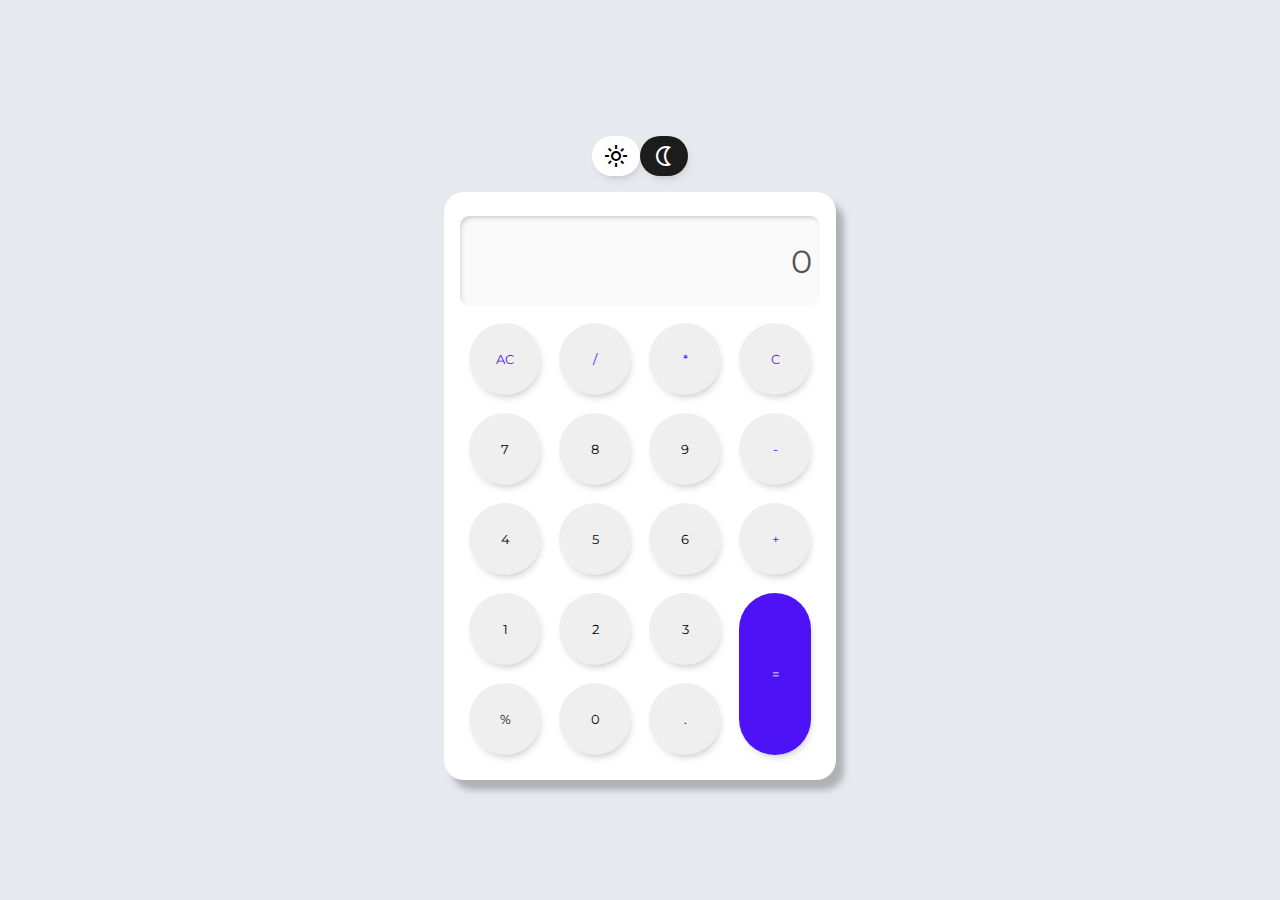
<file: page/Calculator/index.html>
<!DOCTYPE html>
<html lang="en">
  <head>
    <meta charset="UTF-8" />
    <meta name="viewport" content="width=device-width, initial-scale=1.0" />
    <title>Calculator</title>
    <link rel="stylesheet" href="styles.css" />
    <link rel="preconnect" href="https://fonts.googleapis.com" />
    <link rel="preconnect" href="https://fonts.gstatic.com" crossorigin />
    <link
      href="https://fonts.googleapis.com/css2?family=Montserrat:wght@500&display=swap"
      rel="stylesheet"
    />
    <link
      rel="stylesheet"
      href="https://fonts.googleapis.com/css2?family=Material+Symbols+Outlined:opsz,wght,FILL,GRAD@24,400,0,0"
    />
  </head>
  <body>
    <div class="container">
      <div class="theme">
        <div class="btnTheme">
          <button id="themeLight" onclick="changeTheme('light')" class="light">
            <span class="material-symbols-outlined"> light_mode </span>
          </button>
          <button id="themeDark" class="dark" onclick="changeTheme('dark')">
            <span class="material-symbols-outlined"> nightlight </span>
          </button>
        </div>
      </div>
      <div class="calculator light">
        <input type="text" class="inset" value="0" id="displayCalc" disabled />
        <div class="buttons">
          <button onclick="clearDisplay()" class="text-color offset">AC</button>
          <button onclick="appendValue('/')" class="text-color offset">
            /
          </button>
          <button onclick="appendValue('*')" class="text-color offset">
            *
          </button>
          <button onclick="clearLastCharacter()" class="text-color offset">
            C
          </button>
          <button onclick="appendValue('7')" class="offset">7</button>
          <button onclick="appendValue('8')" class="offset">8</button>
          <button onclick="appendValue('9')" class="offset">9</button>
          <button onclick="appendValue('-')" class="text-color offset">
            -
          </button>
          <button onclick="appendValue('4')" class="offset">4</button>
          <button onclick="appendValue('5')" class="offset">5</button>
          <button onclick="appendValue('6')" class="offset">6</button>
          <button onclick="appendValue('+')" class="text-color offset">
            +
          </button>
          <button onclick="appendValue('1')" class="offset">1</button>
          <button onclick="appendValue('2')" class="offset">2</button>
          <button onclick="appendValue('3')" class="offset">3</button>
          <button onclick="calculateResult()" class="offset bg-blue" id="equal">
            =
          </button>
          <button onclick="percent()" class="offset">%</button>
          <button onclick="appendValue('0')" class="offset">0</button>
          <button onclick="appendValue('.')" class="offset">.</button>
        </div>
      </div>
    </div>
    <script src="index.js"></script>
  </body>
</html>
</file>
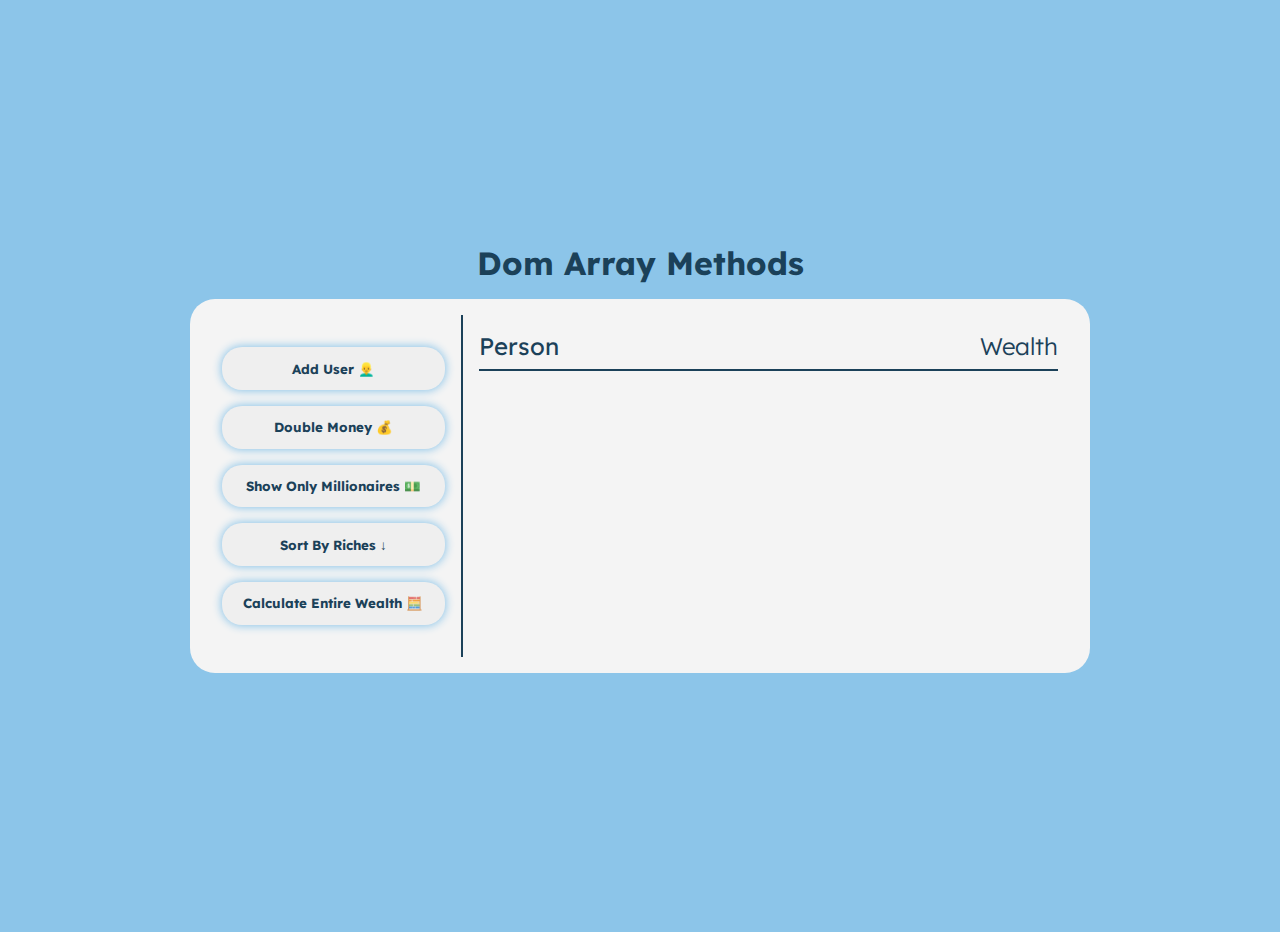
<file: page/DomArrayMethods/index.html>
<!DOCTYPE html>
<html lang="en">
  <head>
    <meta charset="UTF-8" />
    <meta name="viewport" content="width=device-width, initial-scale=1.0" />
    <title>Dom Array Methods</title>
    <link rel="stylesheet" href="styles.css" />
  </head>
  <body>
    <h1>Dom Array Methods</h1>
    <div class="container">
      <aside>
        <button id="add_user">Add User 👱‍♂️</button>
        <button id="double">Double Money 💰</button>
        <button id="show_millionaires">Show Only Millionaires 💵</button>
        <button id="sort">Sort By Riches <span id="sortOrder">↓</span></button>
        <button id="calculate_wealth">Calculate Entire Wealth 🧮</button>
      </aside>
      <main id="main">
        <h2><strong>Person</strong> Wealth</h2>
      </main>
    </div>
    <script src="script.js"></script>
  </body>
</html>
</file>
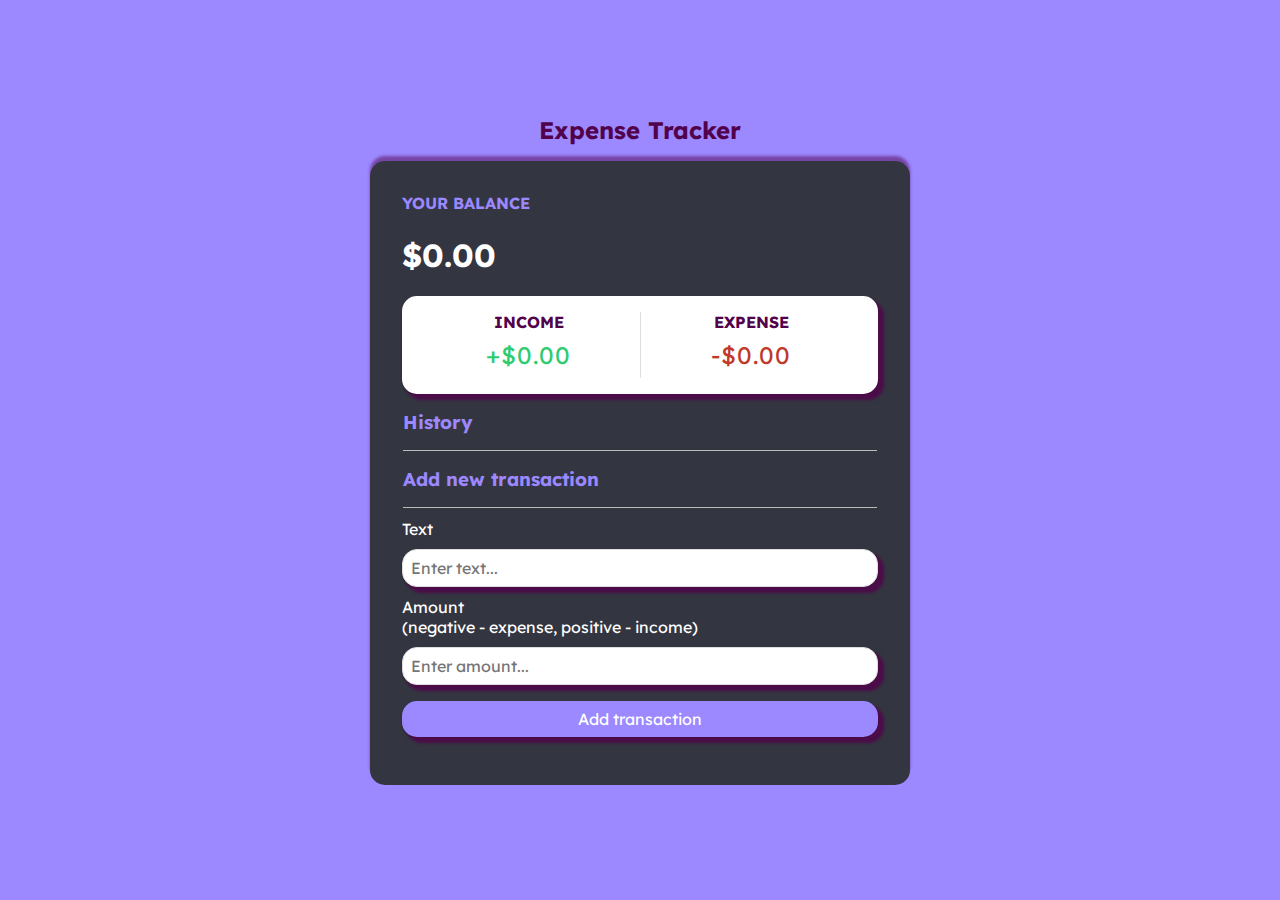
<file: page/ExpenseTracker/index.html>
<!DOCTYPE html>
<html lang="en">
  <head>
    <meta charset="UTF-8" />
    <meta name="viewport" content="width=device-width, initial-scale=1.0" />
    <title>Expense Tracker</title>
    <link rel="stylesheet" href="style.css" />
  </head>
  <body>
    <h2>Expense Tracker</h2>
    <div class="container">
      <h4>Your Balance</h4>
      <h1 id="balance">$0.00</h1>
      <div class="inc-exp-container">
        <div>
          <h4>Income</h4>
          <p id="money-plus" class="money plus">+$0.00</p>
        </div>
        <div>
          <h4>Expense</h4>
          <p id="money-minus" class="money minus">-$0.00</p>
        </div>
      </div>
      <h3>History</h3>
      <ul id="list" class="list">
        <!-- <li class="minus">
          Cash <span>-$400</span><button class="delete-btn">x</button>
        </li> -->
      </ul>

      <h3>Add new transaction</h3>
      <form id="form">
        <div class="form-control">
          <label for="text">Text</label>
          <input type="text" id="text" placeholder="Enter text..." />
        </div>
        <div class="form-control">
          <label for="amount"
            >Amount <br />
            (negative - expense, positive - income)</label
          >
          <input type="number" id="amount" placeholder="Enter amount..." />
        </div>
        <button class="btn">Add transaction</button>
      </form>
    </div>
    <script src="script.js"></script>
  </body>
</html>
</file>
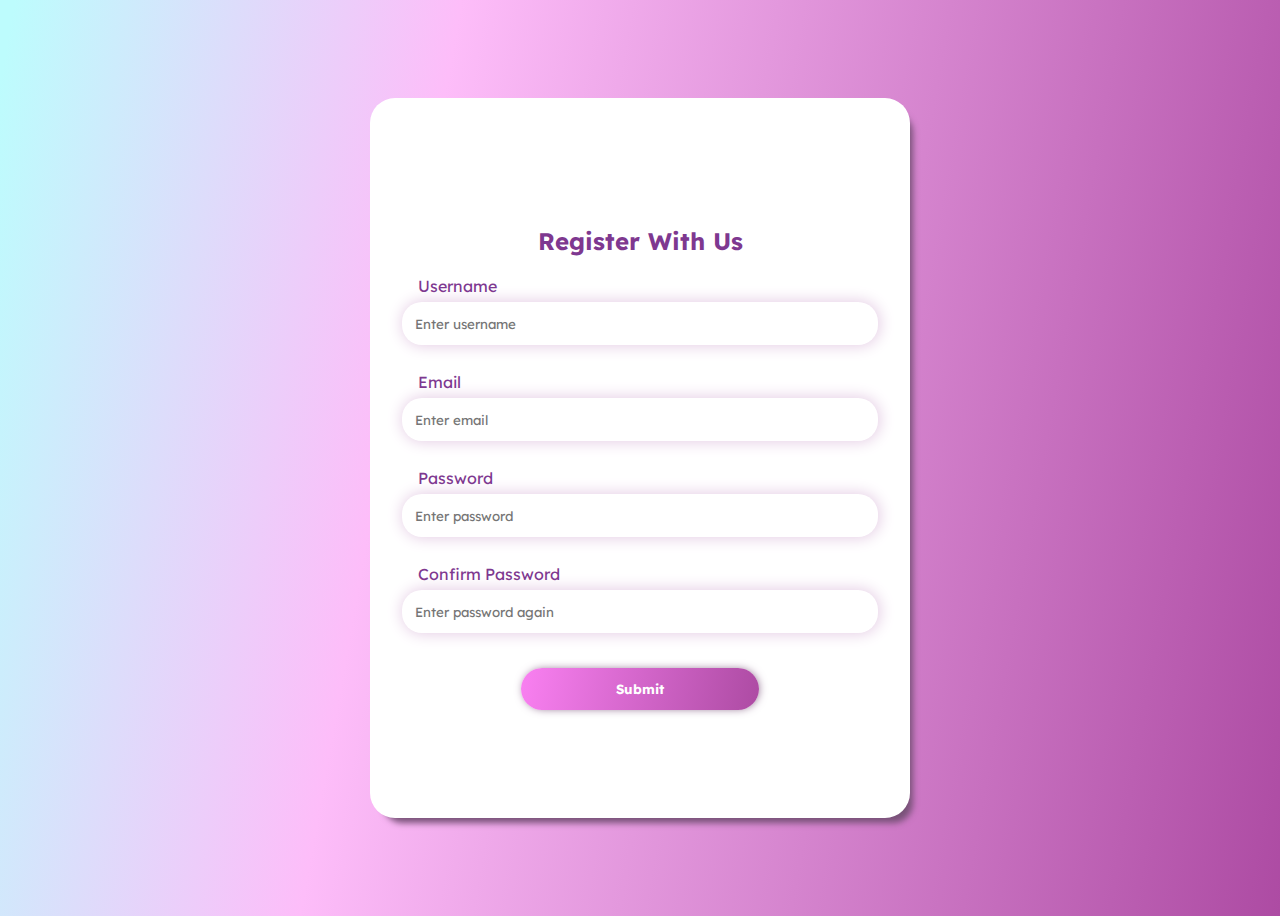
<file: page/FormValidator/index.html>
<!DOCTYPE html>
<html lang="en">
  <head>
    <meta charset="UTF-8" />
    <meta name="viewport" content="width=device-width, initial-scale=1.0" />
    <title>Form Validator</title>
    <link rel="stylesheet" href="styles.css" />
  </head>
  <body>
    <div class="container">
      <form id="form" class="form">
        <h2>Register With Us</h2>
        <div class="form-control">
          <label for="username">Username</label>
          <input type="text" id="username" placeholder="Enter username" />
          <small>Error Message</small>
        </div>
        <div class="form-control">
          <label for="email">Email</label>
          <input type="email" id="email" placeholder="Enter email" />
          <small>Error Message</small>
        </div>
        <div class="form-control">
          <label for="password">Password</label>
          <input type="password" id="password" placeholder="Enter password" />
          <small class="error">Error Message</small>
        </div>
        <div class="form-control">
          <label for="password2">Confirm Password</label>
          <input
            type="password"
            id="password2"
            placeholder="Enter password again"
          />
          <small>Error Message</small>
        </div>
        <div class="submit">
          <button type="submit">Submit</button>
        </div>
      </form>
    </div>
    <script src="script.js"></script>
  </body>
</html>
</file>
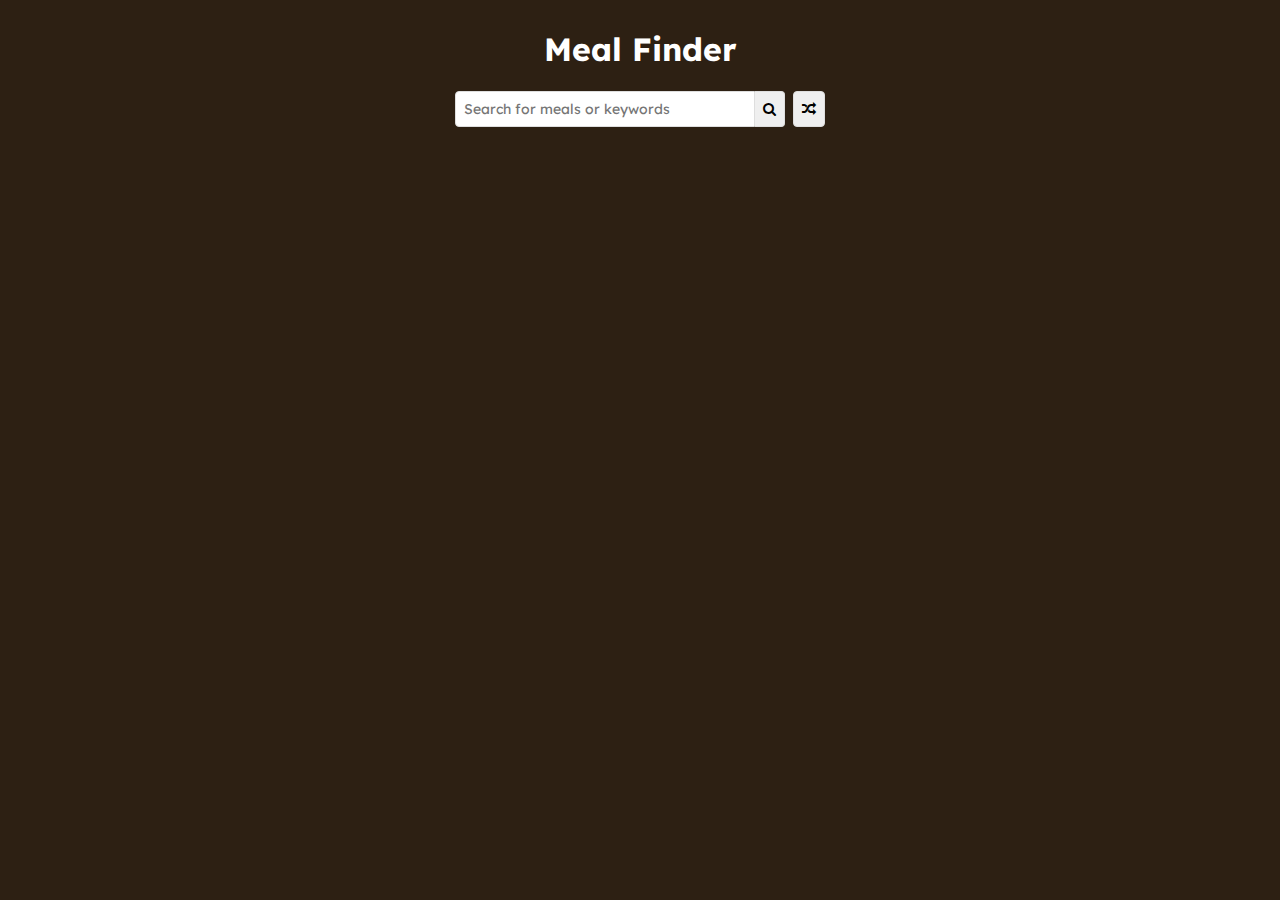
<file: page/MealFinder/index.html>
<!DOCTYPE html>
<html lang="en">
  <head>
    <meta charset="UTF-8" />
    <meta name="viewport" content="width=device-width, initial-scale=1.0" />
    <title>Meal FInder</title>
    <link rel="stylesheet" href="style.css" />
    <link
      rel="stylesheet"
      href="https://cdnjs.cloudflare.com/ajax/libs/font-awesome/4.7.0/css/font-awesome.css"
    />
  </head>
  <body>
    <div class="container">
      <h1>Meal Finder</h1>
      <div class="flex">
        <form class="flex" id="submit">
          <input
            type="text"
            placeholder="Search for meals or keywords"
            id="search"
          />
          <button type="submit" class="search-btn">
            <i class="fa fa-search"></i>
          </button>
        </form>
        <button class="random-btn" id="random">
          <i class="fa fa-random"></i>
        </button>
      </div>
      <div id="result-heading"></div>
      <div id="meals" class="meals"></div>
      <div id="single-meal"></div>
    </div>
    <script src="script.js"></script>
  </body>
</html>
</file>
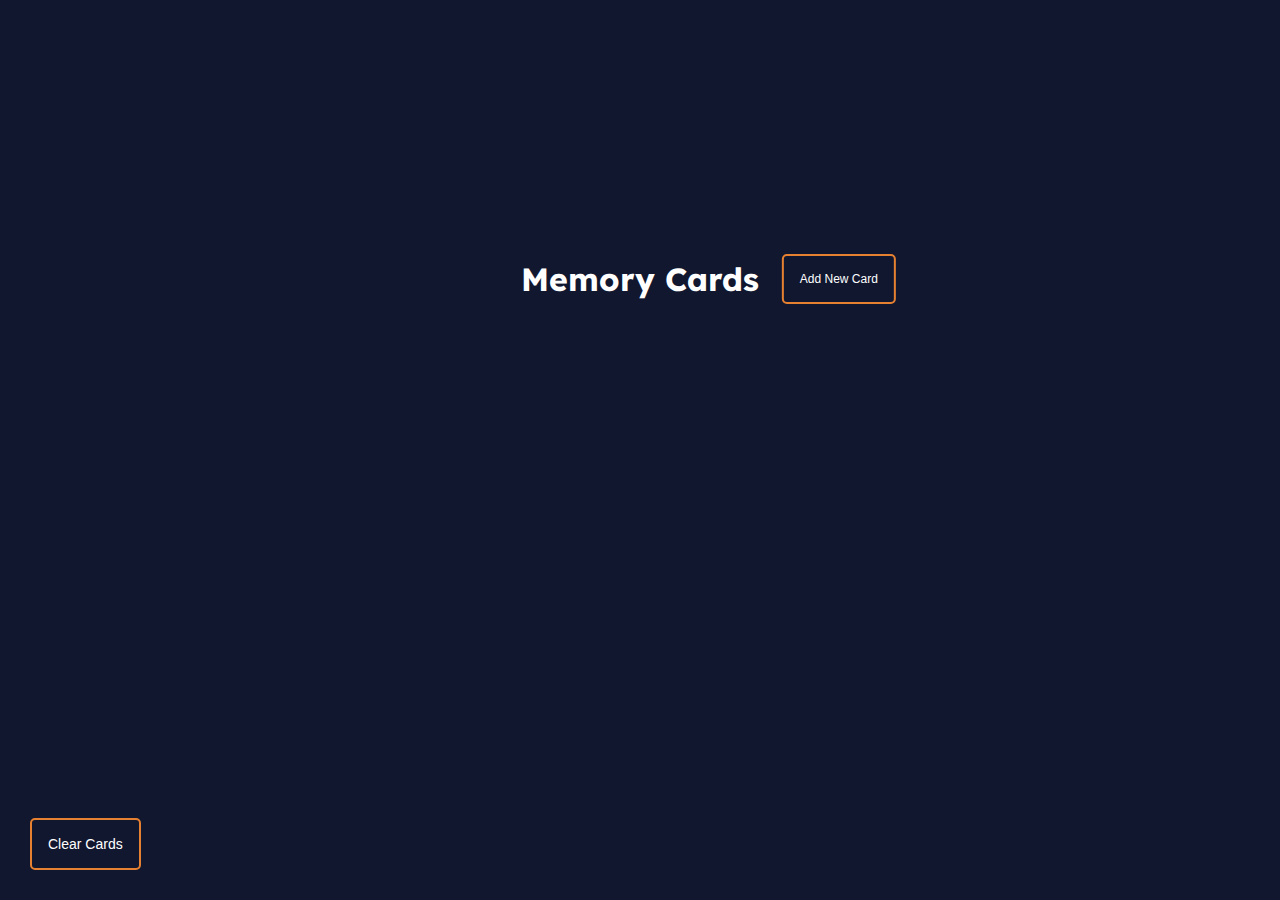
<file: page/QuizApp/index.html>
<!DOCTYPE html>
<html lang="en">
  <head>
    <meta charset="UTF-8" />
    <meta name="viewport" content="width=device-width, initial-scale=1.0" />
    <meta http-equiv="X-UA-Compatible" content="ie=edge" />
    <link
      rel="stylesheet"
      href="https://cdnjs.cloudflare.com/ajax/libs/font-awesome/5.11.2/css/all.min.css"
      integrity="sha256-+N4/V/SbAFiW1MPBCXnfnP9QSN3+Keu+NlB+0ev/YKQ="
      crossorigin="anonymous"
    />
    <link rel="stylesheet" href="style.css" />
    <title>Memory Cards</title>
  </head>
  <body>
    <button id="clear" class="clear btn">
      <i class="fas fa-trash"></i> Clear Cards
    </button>

    <h1>
      Memory Cards
      <button id="show" class="btn btn-small">
        <i class="fas fa-plus"></i> Add New Card
      </button>
    </h1>

    <div id="cards-container" class="cards">
      <!-- <div class="card active">
        <div class="inner-card">
          <div class="inner-card-front">
            <p>What is PHP?</p>
          </div>
          <div class="inner-card-back">
            <p>A programming language</p>
          </div>
        </div>
      </div> -->
    </div>

    <div class="navigation">
      <button id="prev" class="nav-button">
        <i class="fas fa-arrow-left"></i>
      </button>

      <p id="current"></p>

      <button id="next" class="nav-button">
        <i class="fas fa-arrow-right"></i>
      </button>
    </div>

    <div id="add-container" class="add-container">
      <h1>
        Add New Card
        <button id="hide" class="btn btn-small btn-ghost">
          <i class="fas fa-times"></i>
        </button>
      </h1>

      <div class="form-group">
        <label for="question">Question</label>
        <textarea id="question" placeholder="Enter question..."></textarea>
      </div>

      <div class="form-group">
        <label for="answer">Answer</label>
        <textarea id="answer" placeholder="Enter Answer..."></textarea>
      </div>

      <button id="add-card" class="btn">
        <i class="fas fa-plus"></i> Add Card
      </button>
    </div>

    <script src="script.js"></script>
  </body>
</html>
</file>
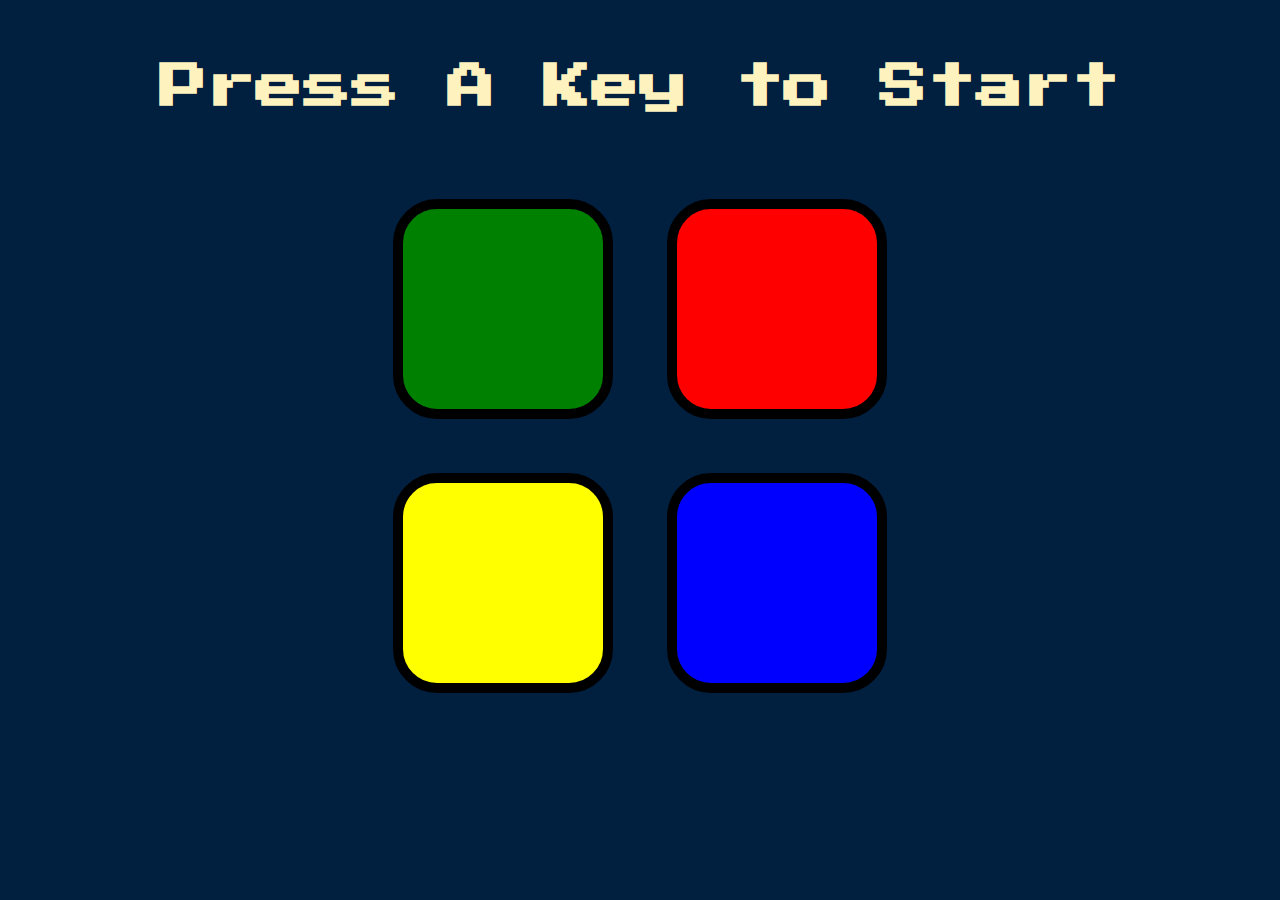
<file: page/SimonGame/index.html>
<!DOCTYPE html>
<html lang="en" dir="ltr">
  <head>
    <meta charset="utf-8" />
    <title>Simon</title>
    <link rel="stylesheet" href="styles.css" />
    <link
      href="https://fonts.googleapis.com/css?family=Press+Start+2P"
      rel="stylesheet"
    />
  </head>

  <body>
    <h1 id="level-title">Press A Key to Start</h1>
    <div class="container">
      <div lass="row">
        <div type="button" id="green" class="btn green"></div>

        <div type="button" id="red" class="btn red"></div>
      </div>

      <div class="row">
        <div type="button" id="yellow" class="btn yellow"></div>
        <div type="button" id="blue" class="btn blue"></div>
      </div>
    </div>

    <script src="https://ajax.googleapis.com/ajax/libs/jquery/3.7.1/jquery.min.js"></script>
    <script src="game.js"></script>
  </body>
</html>
</file>
<file: page/Calculator/styles.css>
*{
    margin: 0;
    padding: 0;
    font-family: 'Montserrat', sans-serif;
}
body{
    display: flex;
    justify-content: center;
    align-items: center;
    height: 100vh;
    background-color: #E6E9EF;
}
.theme{
    display: flex;
    justify-content: center;
}
.btnTheme{
    display: grid;
    grid-template-columns: repeat(2, 1fr);
}
.btnTheme button{
    height: 2.5rem;
    width: 3rem;
    border: none;
    padding: 0.5rem;
    margin: 1rem 0rem;
    box-shadow: 2px 5px 10px -5px #afb1b5;
    border-radius: 50px;
}
.border-dashed{
    border: 3px dashed rgba(171, 10, 58, 0.434);
}
.dark{
    background-color: #1C1C1C;
    color: #fff;
}
.calculator{
    padding: 1.5em 1em;
    display: grid;
    justify-content: center;
    border-radius: 20px;
    height: 60vh;
    width: 40vh;
    box-shadow: 8px 10px 6px 0px #afb1b5;
}
.light{
    background-color: #fff;
}
.inset{
    box-shadow: 2px 3px 6px -3px #afb1b5 inset;
}
.inset-dark{
    box-shadow: 2px 5px 10px -5px #1C1C1C inset;
}
.offset{
    box-shadow: 2px 5px 10px -5px #afb1b5;
}
.offset-dark{
    box-shadow: 2px 5px 10px -6px #f2efef;
}
#displayCalc{
    box-sizing: border-box;
    height: calc(70vh - 60vh);
    width: calc(40vh - 0vh);
    border: none;
    text-align: right;
    border-radius: 10px;
    padding: 0rem 0.5rem;
    font-size: 2rem;
}
.text-light{
    color: #1C1C1C;
}
.text-dark{
    color: #fff;
}
.buttons{
    height: calc(60vh - 10vh);
    display: grid;
    grid-template-columns: repeat(4, 1fr);
    margin: 0.5rem 0rem;
}
#equal{
    grid-row: span 2;
    color: #fff;
}
.bg-blue{
    background-color: #4D12F5;
}
.bg-orange{
    background-color: #FFAB08;
}
.text-color{
    color: #4D12F5;
}

.buttons button{
    border: none;
    margin: 10%;
    border-radius: 50px;
}

#themeDark:hover {
    background-color: #FFAB08;
    color: #fff;
  }
#themeLight:hover {
    background-color: #4D12F5;
    color: #fff;
  }
.calculator.light button:hover {
    background-color: #4D12F5;
    color: #fff;
  }
.calculator.dark button:hover {
background-color: #FFAB08;
color: #fff;
}
#equal.bg-blue:hover{
    background-color: #efefef;
    border: 1px solid #4D12F5;
    color: #4D12F5;
}
#equal.bg-orange:hover{
    background-color: #efefef;
    border: 2px solid #FFAB08;
    color: #FFAB08;
}

button.text-color.offset-dark{
    color: #FFAB08;
}
</file>
<file: page/DomArrayMethods/styles.css>
@import url('https://fonts.googleapis.com/css2?family=Lexend:wght@300&display=swap');
*{
    box-sizing: border-box;
    font-family: 'Lexend', sans-serif;
}
body{
    background-color: #8cc5e9;
    display: flex;
    flex-direction: column;
    justify-content: center;
    align-items: center;
    min-height: 100vh;
    margin: 1rem;
}
.border-dashed{
    border: 3px dashed #ea7272;
}
h1{
    margin: 0;
    color: #1b4159;
}
.container{
    background-color: #f4f4f4;
    border-radius: 25px;
    display: flex;
    padding: 1rem;
    width: 100vh;
    margin: 1rem;
}
aside{
    padding: 1rem;
    border-right: 2px solid #1b4159;
}
button {
    display: block;
    border: none;
    box-shadow: 0px 0px 8px 1px #8cc5e9;
    border-radius: 20px;
    padding: 1em;
    margin: 1rem 1rem 1rem 0;
    width: 100%;
    color: #1b4159;
    font-weight: bold;
}
main{
    flex: 1;
    padding: 1rem;
}
h2{
    display: flex;
    border-bottom: 2px solid #1b4159;;
    padding-bottom: 0.5rem;
    justify-content: space-between;
    font-weight: 300;
    margin: 0 0 20px; 
    color: #1b4159;
}
h3{
    background-color: #fff;
    display: flex;
    border-bottom: 1px solid #1b4159;;
    padding: 0.5rem;
    justify-content: space-between;
    font-weight: 300;
    margin: 20px 0 0; 
    color: #1b4159;
    background: transparent;
}
.person{
    display: flex;
    justify-content: space-between;
    font-size: 1rem;
    padding: 0.5rem;
    color: #1b4159;
}
button:hover{
    cursor: pointer;
    background-color: #1b4159;
    color: #8cc5e9;
}
@media (max-width: 700px){
    .container{
        width: 60vh;
        display: block;
        margin: 1rem 4rem;
        padding: 1rem 2rem;
    }
    aside{
        border: none;
    }
}
</file>
<file: page/ExpenseTracker/style.css>
@import url('https://fonts.googleapis.com/css2?family=Lexend:wght@300&display=swap');

:root{
    --box-shadow: 5px 5px 3px 1px rgba(81, 2, 75, 0.8), 0 1px 2px rgba(0,0,0,0.24);
    --border-radius: 15px;
}
*{
    box-sizing: border-box;
    font-family: 'Lexend', sans-serif;
}
body{
    background-color: #9c88ff;
    display: flex;
    flex-direction: column;
    align-items: center;
    justify-content: center;
    min-height: 100vh;
    margin: 0;
}
h2{
    color: rgb(81, 2, 75);
    margin: 1rem 0 0 0;
}
.container{
    margin: 1rem auto;
    width: 60vh;
    background-color: #333541;
    padding: 2rem;
    color: #fff;
    border-radius: var(--border-radius);
    box-shadow: 0px -5px 3px 0px rgba(81, 2, 75, 0.5);
}
h3{
    border-bottom: 1px solid #bbb;
    padding-bottom: 1rem;
    margin: 1px;
}
h4{
    margin: 0;
    text-transform: uppercase;
}
h4, h3{
    color: #9c88ff;
}
.inc-exp-container > div > h4{
    color: rgb(81, 2, 75);
}
.inc-exp-container{
    border-radius: var(--border-radius);
    background-color: #fff;
    box-shadow: var(--box-shadow);
    padding: 1rem;
    display: flex;
    justify-content: space-between;
    margin: 1rem 0;
}
.inc-exp-container > div{
    flex: 1;
    text-align: center;
}
.inc-exp-container > div:first-of-type{
    border-right: 1px solid #dedede;
}
.money{
    font-size: 1.5rem;
    letter-spacing: 1px;
    margin: 0.5rem 0;
}
.money.plus{
    color: #2ecc71;
}
.money.minus{
    color: #c0392b;
}
label{
    display: inline-block;
    margin: 10px 0;
}
input[type='text'],
input[type='number']{
    border: 1px solid #dedede;
    border-radius: var(--border-radius);
    display: block;
    font-size: 16px;
    padding: 0.5rem;
    width: 100%;
        box-shadow: var(--box-shadow);
}
.btn{
    cursor: pointer;
    background-color: #9c88ff;
    box-shadow: var(--box-shadow);
    color: #fff;
    border: 0;
    display: block;
    font-size: 1rem;
    padding: 0.5rem;
    margin: 1rem 0 1rem;
    border-radius: var(--border-radius);
    width: 100%;
}
.list{
    list-style-type: none;
    padding: 0;
    margin-bottom: 1rem;
}
.list li{
    background-color: #fff;
    box-shadow: var(--box-shadow);
    border-radius: var(--border-radius);
    color: #333;
    display: flex;
    justify-content: space-between;
    margin-bottom: 0.5rem;
    padding: 0.5rem;
    position: relative;
}
.list li.plus{
    border-right: 7px solid #2ecc71;
}
.list li.minus{
    border-right: 7px solid #c0392b;
}
.delete-btn{
    cursor: pointer;
    background-color: #c0392b;
    border: none;
    color: #fff;
    font-size: 1rem;
    padding: 0.1rem 0.3rem;
    position: absolute;
    top: 50%;
    left: 0;
    transform: translate(-100%, -50%);
    opacity: 0;
    transition: opacity 0.3s ease;
}
.list li:hover .delete-btn{
    opacity: 1;
}
.btn:hover{
    background-color: rgb(81, 2, 75);
    border: 2px solid #9c88ff;
    box-shadow: none;
}
input[type='text']:focus,
input[type='number']:focus{
    outline: 2px solid #9c88ff;
}
</file>
<file: page/FormValidator/styles.css>
@import url('https://fonts.googleapis.com/css2?family=Lexend:wght@300&display=swap');
:root{
    --success-color: #2ecc71;
    --error-color: #e74c3c;
}
*{
    box-sizing: border-box;
    font-family: 'Lexend', sans-serif;
}
body{
    display: flex;
    justify-content: center;
    align-items: center;
    background: rgb(2,0,36);
    background: linear-gradient(280deg, rgba(2,0,36,1) 0%, rgba(173,75,163,1) 0%, rgba(253,189,249,1) 68%, rgba(189,252,253,1) 99%);
    height: 100vh;
}
.container{
    display: flex;
    justify-content: center;
    align-items: center;
    height: calc(100vh - 20vh);
    width: calc(100vh - 40vh);
    background-color: #fff;
    border-radius: 25px;
    padding: 2rem;
    margin: 0.5rem;
    box-shadow: 8px 10px 6px -5px #795279;
}
h2{
    text-align: center;
    color: #7e3890;
}
.form{
    width: 100%;
}

.form-control input{
    display: block;
    border: none;
    box-shadow: 1px -0px 15px 1px #e4cce4;
    border-radius: 20px;
    padding: 1em;
    margin: 0.5em 0;
    width: 100%;
    color: #7e3890;
}
.form-control label{
    color: #7e3890;
    padding: 1em;

}
button{ 
    cursor: pointer;
    border: none;
    box-shadow: 1px 0px 10px -2px #795279;
    border-radius: 25px;
    padding: 1em;
    background: linear-gradient(280deg, rgba(2,0,36,1) 0%, rgba(173,75,163,1) 0%, rgb(249, 128, 241) 100%);
    color: #fff;
    font-weight: bold;
    width: 50%;
}
.submit{
    display: flex;
    justify-content: center;
    align-items: center;
    margin-top: 0.5rem;
}
input:focus{
    outline: 2px solid #7e3890;
}
button:hover {
    background: linear-gradient(280deg, rgba(2,0,36,1) 0%, rgb(75, 173, 171) 0%, rgb(128, 186, 249) 100%);
}
.border-dashed{
    border: 3px dashed rgba(171, 10, 58, 0.434);
}

.form-control.success input {
    border: 2px solid var(--success-color); 
}

.form-control.error input {
    border: 2px solid var(--error-color);
}

.form-control small {
    color: var(--error-color);
    visibility: hidden;
    padding: 0 1rem;
}

.form-control.error small {
    visibility: visible;
}
</file>
<file: page/MealFinder/style.css>
@import url('https://fonts.googleapis.com/css2?family=Lexend:wght@300&display=swap');
*{
    box-sizing: border-box;
    font-family: 'Lexend', sans-serif;
}
body{
    background-color: #2d2013;
    color: #fff;
    display: flex;
    justify-content: center;
    align-items: center;
}
.container{
    margin: auto;
    display: flex;
    flex-direction: column;
    justify-content: center;
    align-items: center;
    max-width: 100vh;
    text-align: center;
}
.flex{
    display: flex;
}
input, 
button{
    border: 1px solid #dedede;
    border-top-left-radius: 4px;
    border-bottom-left-radius: 4px;
    font-size: 14px;
    padding: 0.5rem;
    margin: 00;
}
input[type='text']{
    width: 300px;
}
.search-btn{
    border-left: 0;
    border-radius: 0;
    cursor: pointer;
    border-top-right-radius: 4px;
    border-bottom-right-radius: 4px;
}
.random-btn{
    cursor: pointer;
    border-radius: 4px;
    margin-left: 0.5rem;
}

.meals{
    display: grid;
    grid-template-columns: repeat(4, 1fr);
    margin: 1rem 1rem;
    gap: 1rem;
}
.meal{
    cursor: pointer;
    position: relative;
    height: 100%;
    width: 100%;
    text-align: center;
}
.meal img{
    height: 100%;
    width: 100%;
    border: 4px solid #fff;
    border-radius: 15px;
}
.meal-info{
    padding: 0.5rem;
    position: absolute;
    top: 0;
    left: 0;
    height: 100%;
    width: 100%;
    background: rgba(0,0,0,0.7);
    display: flex;
    justify-content: center;
    align-items: center;
    border-radius: 15px;
    transition: opacity 0.2s ease-in;
    opacity: 0;
}
.single-meal{
    margin: 1px auto;
    text-align: center;
}
.single-meal img{
    width: 50%;
    margin: 1rem;
    border: 4px solid #fff;
    border-radius: 15px;
}
.single-meal-info{
    padding: 1rem;
    border: 2px solid #e09850;
    border-radius: 15px;
}
.single-meal .main{
   margin-top: 1rem;
}
.single-meal .main p{
    text-align: justify;
    border: 2px solid #e09850;
    border-radius: 15px;
    padding: 1rem;
}
.single-meal ul{
    list-style-type: none;
    padding-left: 0;
}
.single-meal ul li{
    border: 1px solid #ededed;
    border-radius: 5px;
    background-color: white;
    display: inline-block;
    color: #2d2013;
    font-size: 1rem;
    padding: 0.5rem;
    margin: 0.5rem;
}
.meal:hover .meal-info{
    opacity: 1;
}

@media(max-width:800px){
    .meals{
        grid-template-columns: repeat(3, 1fr);
    }
}
@media(max-width:700px){
    .meals{
        grid-template-columns: repeat(2, 1fr);
    }
}
@media (max-width:500px){
    input[type='text']{
        width: 250px;
    }
    .meals{
        grid-template-columns: repeat(1, 1fr);
    }
}
</file>
<file: page/QuizApp/style.css>
@import url('https://fonts.googleapis.com/css2?family=Dancing+Script:wght@600&family=Lexend:wght@300&display=swap');

* {
  box-sizing: border-box;
}

body {
  background-color: #11172F;
  display: flex;
  flex-direction: column;
  align-items: center;
  justify-content: center;
  height: 100vh;
  margin: 0;
  overflow: hidden;
  font-family: 'Lexend', sans-serif;
}

h1 {
  position: relative;
  color: #fff;
}

h1 button {
  position: absolute;
  right: 0;
  transform: translate(120%, -50%);
  z-index: 2;
}

.btn {
  cursor: pointer;
  /* background-color: #E68131; */
  background: transparent;
  border-radius: 3px;
  font-size: 14px;
  margin-top: 20px;
  padding: 10px 15px;
  /* box-shadow: 5px 5px 0px 0px #743e12; */
  border: 2px solid #E68131;
  border-radius: 5px;
  padding: 1rem;
  color: #fff;
}

.btn-small {
  font-size: 12px;
}

.btn-ghost {
  border: 0;
  background-color: transparent;
}

.clear {
  position: absolute;
  bottom: 30px;
  left: 30px;
}

.cards {
  perspective: 1000px;
  position: relative;
  height: 300px;
  width: 500px;
  max-width: 100%;
}

.card {
  position: absolute;
  opacity: 0;
  font-size: 1.5em;
  top: 0;
  left: 0;
  height: 100%;
  width: 100%;
  transform: translateX(50%) rotateY(-10deg);
  transition: transform 0.4s ease, opacity 0.4s ease;
}

.card.active {
  cursor: pointer;
  opacity: 1;
  z-index: 10;
  transform: translateX(0) rotateY(0deg);
}

.card.left {
  transform: translateX(-50%) rotateY(10deg);
}

.inner-card {
  box-shadow: 0 1px 10px rgba(0, 0, 0, 0.3);
  border-radius: 4px;
  height: 100%;
  width: 100%;
  position: relative;
  transform-style: preserve-3d;
  transition: transform 0.4s ease;
}

.card.show-answer .inner-card {
  transform: rotateX(180deg);
}

.inner-card-front,
.inner-card-back {
  border-radius: 25px;
  backface-visibility: hidden;
  position: absolute;
  top: 0;
  left: 0;
  display: flex;
  align-items: center;
  justify-content: center;
  height: 100%;
  width: 100%;
  background: #E68131;
  color: #fff;
  box-shadow: 5px 5px 0px 0px #743e12;
}

.inner-card-front {
  transform: rotateX(0deg);
  z-index: 2;
}

.inner-card-back {
  transform: rotateX(180deg);
}

.inner-card-front::after,
.inner-card-back::after {
  content: '\f021  Flip';
  font-family: 'Font Awesome 5 Free', Lato, sans-serif;
  position: absolute;
  top: 10px;
  right: 10px;
  font-weight: bold;
  font-size: 16px;
  color: #ddd;
}

.navigation {
  display: flex;
  margin: 20px 0;
  color: #fff;
}

.navigation .nav-button {
  color: #fff;
  border: none;
  background-color: transparent;
  cursor: pointer;
  font-size: 16px;
}

.navigation p {
  margin: 0 25px;
}

.add-container {
  opacity: 0;
  z-index: -1;
  background-color: #2C4058;
  border-top: 2px solid #eee;
  display: flex;
  flex-direction: column;
  align-items: center;
  justify-content: center;
  padding: 10px 0;
  position: absolute;
  top: 0;
  bottom: 0;
  width: 100%;
  transition: 0.3s ease;
}

.add-container.show {
  opacity: 1;
  z-index: 2;
}

.add-container h3 {
  margin: 10px 0;
}

.form-group label {
  display: block;
  margin: 20px 0 10px;
  color: #fff;
}

.form-group textarea {
  border: 2px solid #11172F;
  border-radius: 15px;
  font-size: 16px;
  padding: 12px;
  min-width: 400px;
  max-width: 100%;
}
.form-group textarea:hover{
  transform: translateY(-5px);
  box-shadow: 5px 5px 0px 0px #E68131;
} 
.btn:hover{
  background-color: #E68131;
  transition: all 0.2s ease-in-out;
}
@media (max-width: 600px){
  .cards{
    width: 400px;
  }
  h1{
   margin-right: 8rem;
  }
  .form-group textarea{
    display: flex;
    flex-direction: column;
    justify-content: center;
    align-items: center;
    width: 20%;
  }
}
</file>
<file: page/SimonGame/styles.css>
body {
  text-align: center;
  background-color: #011F3F;
}

#level-title {
  font-family: 'Press Start 2P', cursive;
  font-size: 3rem;
  margin:  5%;
  color: #FEF2BF;
}

.container {
  display: block;
  width: 80%;
  margin: auto;
}
.btn {
  margin: 25px;
  display: inline-block;
  height: 200px;
  width: 200px;
  border: 10px solid black;
  border-radius: 20%;
}

.game-over {
  background-color: red;
  opacity: 0.8;
}

.red {
  background-color: red;
}

.green {
  background-color: green;
}

.blue {
  background-color: blue;
}

.yellow {
  background-color: yellow;
}

.pressed {
  box-shadow: 0 0 20px white;
  background-color: grey;
}
@media (max-width: 970px){
  .btn {
    margin: 20px;
    display: inline-block;
    height: 150px;
    width: 150px;
  }
}
@media (max-width: 650px){
  .btn {
    margin: 15px;
    display: inline-block;
    height: 150px;
    width: 150px;
  }
  .container{
    width: 100%;
  }
}
</file>
